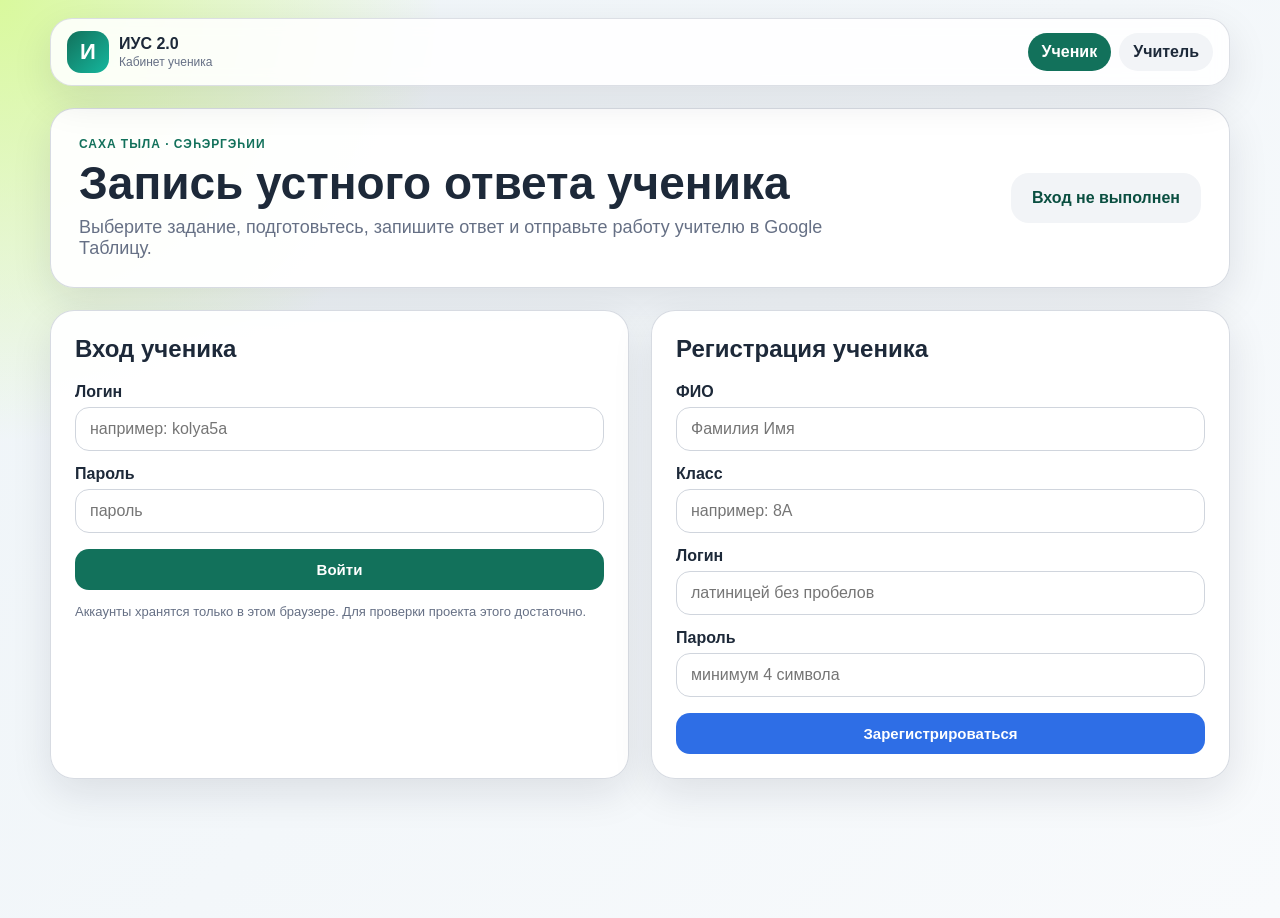
<file: index.html>
<!DOCTYPE html>
<html lang="sah">
<head>
  <meta charset="UTF-8">
  <meta name="viewport" content="width=device-width, initial-scale=1.0">
  <title>ИУС 2.0 — ученик</title>
  <link rel="stylesheet" href="styles.css">
</head>
<body>
<header class="topbar">
  <a class="brand" href="index.html">
    <span class="brand-mark">И</span>
    <span><strong>ИУС 2.0</strong><small>Кабинет ученика</small></span>
  </a>
  <nav class="topnav">
    <a class="active" href="index.html">Ученик</a>
    <a href="expert.html">Учитель</a>
  </nav>
</header>

<main class="container wide">
  <section class="hero-card">
    <div>
      <p class="eyebrow">Саха тыла · сэһэргэһии</p>
      <h1>Запись устного ответа ученика</h1>
      <p class="lead">Выберите задание, подготовьтесь, запишите ответ и отправьте работу учителю в Google Таблицу.</p>
    </div>
    <div class="status-card" id="session-status">Вход не выполнен</div>
  </section>

  <section id="auth-view" class="grid two auth-grid">
    <div class="panel">
      <h2>Вход ученика</h2>
      <label>Логин</label>
      <input id="login-name" type="text" placeholder="например: kolya5a" autocomplete="username">
      <label>Пароль</label>
      <input id="login-password" type="password" placeholder="пароль" autocomplete="current-password">
      <button class="primary full" onclick="loginUser()">Войти</button>
      <p class="hint">Аккаунты хранятся только в этом браузере. Для проверки проекта этого достаточно.</p>
    </div>
    <div class="panel">
      <h2>Регистрация ученика</h2>
      <label>ФИО</label>
      <input id="reg-fullname" type="text" placeholder="Фамилия Имя">
      <label>Класс</label>
      <input id="reg-class" type="text" placeholder="например: 8А">
      <label>Логин</label>
      <input id="reg-login" type="text" placeholder="латиницей без пробелов" autocomplete="username">
      <label>Пароль</label>
      <input id="reg-password" type="password" placeholder="минимум 4 символа" autocomplete="new-password">
      <button class="secondary full" onclick="registerUser()">Зарегистрироваться</button>
    </div>
  </section>

  <section id="student-view" class="hidden">
    <div class="student-head panel compact">
      <div>
        <h2 id="student-title">Кабинет ученика</h2>
        <p class="muted" id="student-subtitle"></p>
      </div>
      <div class="student-actions">
        <button class="ghost" onclick="loadTasks(true)">🔄 Обновить задания</button>
        <button class="ghost" onclick="resetStudentProgress()">Сбросить</button>
        <button class="danger-light" onclick="logout()">Выйти</button>
      </div>
    </div>

    <div id="tabs" class="tabs" role="tablist" aria-label="Задания"></div>

    <div class="grid main-grid">
      <article id="task-content" class="task-box"></article>

      <aside class="controls-box">
        <div class="timer-card">
          <span id="timer-label">Бэлэмнэнии кэмэ</span>
          <strong id="time">01:00</strong>
        </div>
        <div class="buttons stacked">
          <button id="timer-btn" onclick="toggleTimer()">▶ Запустить таймер</button>
          <button id="ready-record-btn" class="ready-btn" onclick="startAnswerNow()">✅ Готов — начать запись</button>
          <button id="record-btn" class="record-off" onclick="toggleRecording()" disabled>🎙 Начать запись</button>
        </div>
        <p id="record-status" class="muted center">Можно ждать таймер или нажать «Готов — начать запись».</p>

        <div id="audio-playback-container" class="hidden result-box">
          <h3>Ответ записан</h3>
          <audio id="audio-playback" controls></audio>
          <label>Комментарий ученика</label>
          <textarea id="student-note" rows="4" placeholder="Комментарий для учителя"></textarea>
          <button id="send-submission-btn" class="primary full" onclick="sendSubmissionToTeacher()">📤 Отправить работу учителю</button>
          <button class="ghost full" onclick="downloadSubmission()">⬇ Скачать JSON запасной вариант</button>
          <p id="apps-script-status" class="hint"></p>
        </div>
      </aside>
    </div>
  </section>
</main>

<div id="toast" class="toast hidden"></div>
<script src="apps-script-config.js"></script>
<script>
const USERS_KEY = 'saha_exam_users_v3_clean';
const SESSION_KEY = 'saha_exam_session_v3_clean';
const APPS_SCRIPT_FALLBACK_MESSAGE = 'Apps Script не настроен. Проверьте apps-script-config.js';

let tasks = [];
let currentTaskId = '1';
let timer = null;
let timeLeft = 60;
let isPreparing = true;
let mediaRecorder = null;
let audioChunks = [];
let currentAudio = null;
let currentUser = null;
let activeStream = null;

const fallbackTasks = [
  {id:'1', tabTitle:'1 сорудах\nАаҕыы', title:'1 сорудах. Тиэкиһи ааҕыы', prepSeconds:60, answerSeconds:120, instruction:'Тиэкиһи болҕойон аах. 1 мүнүүтэ бэлэмнэн.', content:'Саха сылгыта – тымныыны тулуйар дьикти боруода.\n\nСаха сылгыта – аан дойдуга саамай тымныыны тулуйар дьиэ кыыла. Бу сылгылар тоҕус ый устата аһаҕас халлаан анныгар сылдьаллар, сиртэн-буортан астарын булуналлар.'},
  {id:'2', tabTitle:'2 сорудах\nКэпсээһин', title:'2 сорудах. Тиэкиһи кэпсээһин', prepSeconds:60, answerSeconds:180, instruction:'Аахпыт тиэкискин сиһилии кэпсээ.', content:'Кэпсээһин: сүрүн санааны, уратыны, түмүгү кэпсээ.'},
  {id:'3', tabTitle:'3 сорудах\nСэһэргээһии', title:'3 сорудах. Сэһэргээһии', prepSeconds:60, answerSeconds:180, instruction:'Тиэмэттэн биирин талан кэпсээҥ.', content:'1. Хартыынаны ойуулааһын.\n2. Проблемнай тиэмэ: Саха тыла — төрүт тыл.\n3. Олоххо буолбут түгэн.'},
  {id:'4', tabTitle:'4 сорудах\nКэпсэтии', title:'4 сорудах. Ыйытыыларга эппиэттээһин', prepSeconds:0, answerSeconds:180, instruction:'Ыйытыыларга толору хоруйу биэр.', content:'1. Саха тылын хайдах харыстыахха сөбүй?\n2. Оскуола хайдах көмөлөһүөн сөбүй?'}
];

function getAppsScriptUrl() {
  const rawUrl = String(window.APPS_SCRIPT_WEB_APP_URL || '').trim();
  if (!rawUrl) return '';
  return rawUrl.replace(/\/dev(\?.*)?$/, '/exec').replace(/\?.*$/, '');
}
function isAppsScriptConfigured() {
  const url = getAppsScriptUrl();
  return Boolean(url && url.startsWith('https://script.google.com/'));
}
function appsScriptJsonp(action, params = {}) {
  return new Promise((resolve, reject) => {
    if (!isAppsScriptConfigured()) return reject(new Error(APPS_SCRIPT_FALLBACK_MESSAGE));
    const callbackName = 'iusCb_' + Date.now() + '_' + Math.random().toString(36).slice(2);
    const query = new URLSearchParams({ action, callback: callbackName, _: Date.now().toString(), ...params });
    const script = document.createElement('script');
    const cleanup = () => { delete window[callbackName]; script.remove(); };
    window[callbackName] = data => { cleanup(); resolve(data); };
    script.onerror = () => { cleanup(); reject(new Error('Не удалось получить ответ Apps Script')); };
    script.src = getAppsScriptUrl() + '?' + query.toString();
    document.body.appendChild(script);
  });
}
function postToAppsScriptByForm(payload) {
  return new Promise((resolve, reject) => {
    if (!isAppsScriptConfigured()) return reject(new Error(APPS_SCRIPT_FALLBACK_MESSAGE));
    const iframeName = 'iusSubmitFrame_' + Date.now();
    const iframe = document.createElement('iframe');
    iframe.name = iframeName;
    iframe.style.display = 'none';
    const form = document.createElement('form');
    form.method = 'POST';
    form.action = getAppsScriptUrl();
    form.target = iframeName;
    form.enctype = 'application/x-www-form-urlencoded';
    form.style.display = 'none';
    const input = document.createElement('input');
    input.type = 'hidden';
    input.name = 'payload';
    input.value = JSON.stringify(payload);
    form.appendChild(input);
    let finished = false;
    const cleanup = () => setTimeout(() => { form.remove(); iframe.remove(); }, 1000);
    iframe.onload = () => { if (finished) return; finished = true; cleanup(); resolve(); };
    document.body.appendChild(iframe);
    document.body.appendChild(form);
    form.submit();
    setTimeout(() => { if (!finished) { finished = true; cleanup(); resolve(); } }, 4500);
  });
}
async function postAndVerify(payload, workId) {
  await postToAppsScriptByForm(payload);
  for (let i = 0; i < 6; i++) {
    await sleep(1000);
    try {
      const check = await appsScriptJsonp('get', { id: workId });
      if (check && check.ok && check.item) return check.item;
    } catch (e) {}
  }
  throw new Error('Работа не появилась в таблице. Проверьте Apps Script');
}
function sleep(ms) { return new Promise(r => setTimeout(r, ms)); }

function getUsers() { return JSON.parse(localStorage.getItem(USERS_KEY) || '[]'); }
function saveUsers(users) { localStorage.setItem(USERS_KEY, JSON.stringify(users)); }
async function hashPassword(value) {
  if (window.crypto && crypto.subtle) {
    const data = new TextEncoder().encode(value);
    const hash = await crypto.subtle.digest('SHA-256', data);
    return Array.from(new Uint8Array(hash)).map(b => b.toString(16).padStart(2, '0')).join('');
  }
  return btoa(unescape(encodeURIComponent(value)));
}
function makeId(prefix) { return prefix + '-' + Date.now().toString(36) + '-' + Math.random().toString(36).slice(2, 8); }
function showToast(message, type = 'ok') {
  const toast = document.getElementById('toast');
  toast.textContent = message;
  toast.className = 'toast ' + type;
  setTimeout(() => toast.className = 'toast hidden', 3500);
}
async function registerUser() {
  const fullName = document.getElementById('reg-fullname').value.trim();
  const className = document.getElementById('reg-class').value.trim();
  const login = document.getElementById('reg-login').value.trim().toLowerCase();
  const password = document.getElementById('reg-password').value;
  if (!fullName || !className || !login || !password) return showToast('Заполните все поля', 'error');
  if (password.length < 4) return showToast('Пароль минимум 4 символа', 'error');
  const users = getUsers();
  if (users.some(u => u.login === login)) return showToast('Такой логин уже есть', 'error');
  const user = { id: makeId('student'), role:'student', fullName, className, login, passwordHash: await hashPassword(password), createdAt: new Date().toISOString() };
  users.push(user); saveUsers(users);
  localStorage.setItem(SESSION_KEY, JSON.stringify({ userId: user.id }));
  startSession(user);
}
async function loginUser() {
  const login = document.getElementById('login-name').value.trim().toLowerCase();
  const passwordHash = await hashPassword(document.getElementById('login-password').value);
  const user = getUsers().find(u => u.login === login && u.passwordHash === passwordHash && u.role === 'student');
  if (!user) return showToast('Логин или пароль неверный', 'error');
  localStorage.setItem(SESSION_KEY, JSON.stringify({ userId: user.id }));
  startSession(user);
}
function restoreSession() {
  const session = JSON.parse(localStorage.getItem(SESSION_KEY) || 'null');
  if (!session) return;
  const user = getUsers().find(u => u.id === session.userId);
  if (user && user.role === 'student') startSession(user);
}
async function startSession(user) {
  currentUser = user;
  document.getElementById('auth-view').classList.add('hidden');
  document.getElementById('student-view').classList.remove('hidden');
  document.getElementById('session-status').textContent = `${user.fullName} · ${user.className}`;
  document.getElementById('student-title').textContent = `Кабинет ученика: ${user.fullName}`;
  document.getElementById('student-subtitle').textContent = `Класс: ${user.className}. Запишите и отправьте работу учителю.`;
  await loadTasks(false);
  updateAppsScriptStatus();
}
function logout() { localStorage.removeItem(SESSION_KEY); location.reload(); }
async function loadTasks(manual) {
  try {
    if (!isAppsScriptConfigured()) throw new Error(APPS_SCRIPT_FALLBACK_MESSAGE);
    const data = await appsScriptJsonp('listTasks');
    if (!data || !data.ok || !data.tasks || !data.tasks.length) throw new Error(data?.error || 'Задания не найдены');
    tasks = data.tasks;
    if (manual) showToast('Задания обновлены');
  } catch (error) {
    tasks = fallbackTasks;
    if (manual) showToast('Не удалось загрузить задания из таблицы, включены встроенные', 'warn');
  }
  currentTaskId = String(tasks[0]?.id || '1');
  renderTabs();
  renderTask();
}
function renderTabs() {
  const tabs = document.getElementById('tabs');
  tabs.innerHTML = tasks.map(task => `<button class="tab-btn ${String(task.id) === String(currentTaskId) ? 'active' : ''}" onclick="showTask('${escapeAttr(task.id)}')">${escapeHTML(task.tabTitle || task.title).replace(/\n/g, '<br>')}</button>`).join('');
}
function getCurrentTask() { return tasks.find(t => String(t.id) === String(currentTaskId)) || tasks[0] || fallbackTasks[0]; }
function renderTask() {
  const task = getCurrentTask();
  document.getElementById('task-content').innerHTML = `<div class="task-header"><span class="badge">Задание ${escapeHTML(task.id)}</span><h2>${escapeHTML(task.title)}</h2></div><p class="instruction"><em>${escapeHTML(task.instruction)}</em></p><div class="content-body prewrap">${escapeHTML(task.content)}</div>`;
  resetTimerLogic();
}
function showTask(id) { currentTaskId = String(id); renderTabs(); renderTask(); }
function resetTimerLogic() {
  clearInterval(timer); timer = null; stopRecordingIfNeeded(); currentAudio = null;
  const task = getCurrentTask();
  isPreparing = Number(task.prepSeconds || 0) > 0;
  timeLeft = isPreparing ? Number(task.prepSeconds) : Number(task.answerSeconds || 180);
  document.getElementById('timer-btn').innerText = '▶ Запустить таймер';
  document.getElementById('timer-label').innerText = isPreparing ? 'Бэлэмнэнии кэмэ' : 'Хоруйдууруҥ';
  document.getElementById('time').innerText = formatTime(timeLeft);
  document.getElementById('record-btn').disabled = isPreparing;
  document.getElementById('record-btn').innerText = '🎙 Начать запись';
  document.getElementById('record-btn').className = 'record-off';
  const readyBtn = document.getElementById('ready-record-btn');
  readyBtn.classList.toggle('hidden', !isPreparing); readyBtn.disabled = !isPreparing;
  document.getElementById('record-status').textContent = isPreparing ? 'Можно ждать таймер или нажать «Готов — начать запись».' : 'Можно сразу записывать ответ.';
  document.getElementById('audio-playback-container').classList.add('hidden');
  document.getElementById('audio-playback').removeAttribute('src');
  document.getElementById('student-note').value = '';
}
function formatTime(seconds) { const m = Math.floor(seconds / 60).toString().padStart(2,'0'); const s = (seconds % 60).toString().padStart(2,'0'); return `${m}:${s}`; }
function toggleTimer() {
  if (timer) { clearInterval(timer); timer = null; document.getElementById('timer-btn').innerText = '▶ Продолжить таймер'; }
  else { document.getElementById('timer-btn').innerText = '⏸ Остановить таймер'; timer = setInterval(updateTimer, 1000); }
}
function switchToAnswerMode(message) {
  clearInterval(timer); timer = null;
  const task = getCurrentTask();
  isPreparing = false; timeLeft = Number(task.answerSeconds || 180);
  document.getElementById('timer-label').innerText = 'Хоруйдууруҥ';
  document.getElementById('time').innerText = formatTime(timeLeft);
  document.getElementById('record-btn').disabled = false;
  document.getElementById('ready-record-btn').classList.add('hidden');
  document.getElementById('ready-record-btn').disabled = true;
  document.getElementById('record-status').textContent = message || 'Можно записывать ответ.';
}
async function startAnswerNow() {
  switchToAnswerMode('Запускаем запись ответа...');
  const started = await toggleRecording();
  if (started) { document.getElementById('timer-btn').innerText = '⏸ Остановить таймер'; timer = setInterval(updateTimer, 1000); }
  else { document.getElementById('timer-btn').innerText = '▶ Запустить таймер ответа'; }
}
function updateTimer() {
  if (timeLeft <= 0) {
    clearInterval(timer); timer = null;
    if (isPreparing) { showToast('Бэлэмнэнии кэмэ бүттэ!'); switchToAnswerMode('Нажмите кнопку записи и отвечайте вслух.'); }
    else { showToast('Бириэмэ бүттэ!', 'warn'); if (mediaRecorder && mediaRecorder.state === 'recording') stopRecordingIfNeeded(); }
    return;
  }
  timeLeft--; document.getElementById('time').innerText = formatTime(timeLeft);
}
function getSupportedMimeType() { return ['audio/webm;codecs=opus','audio/webm','audio/ogg;codecs=opus','audio/mp4'].find(t => window.MediaRecorder && MediaRecorder.isTypeSupported(t)) || ''; }
async function toggleRecording() {
  const recordBtn = document.getElementById('record-btn');
  if (!navigator.mediaDevices || !navigator.mediaDevices.getUserMedia) { showToast('Браузер не поддерживает микрофон', 'error'); return false; }
  if (recordBtn.classList.contains('record-off')) {
    try {
      audioChunks = [];
      const mimeType = getSupportedMimeType();
      activeStream = await navigator.mediaDevices.getUserMedia({ audio: true });
      mediaRecorder = new MediaRecorder(activeStream, mimeType ? { mimeType } : undefined);
      mediaRecorder.ondataavailable = e => { if (e.data && e.data.size > 0) audioChunks.push(e.data); };
      mediaRecorder.onstop = async () => {
        const type = mediaRecorder.mimeType || 'audio/webm';
        const audioBlob = new Blob(audioChunks, { type });
        const audioUrl = URL.createObjectURL(audioBlob);
        currentAudio = { blob: audioBlob, dataUrl: await blobToDataURL(audioBlob), mimeType: type, size: audioBlob.size };
        document.getElementById('audio-playback').src = audioUrl;
        document.getElementById('audio-playback-container').classList.remove('hidden');
        document.getElementById('record-status').textContent = 'Запись готова. Отправьте работу учителю.';
        stopTracks();
      };
      mediaRecorder.start();
      recordBtn.innerText = '⏹ Остановить запись';
      recordBtn.className = 'record-on';
      document.getElementById('record-status').textContent = 'Идёт запись ответа...';
      return true;
    } catch (error) {
      showToast('Разрешите доступ к микрофону', 'error');
      return false;
    }
  } else { stopRecordingIfNeeded(); return true; }
}
function stopRecordingIfNeeded() { if (mediaRecorder && mediaRecorder.state === 'recording') mediaRecorder.stop(); const b = document.getElementById('record-btn'); if (b) { b.innerText = '🎙 Начать запись'; b.className = 'record-off'; } }
function stopTracks() { if (activeStream) { activeStream.getTracks().forEach(t => t.stop()); activeStream = null; } }
function blobToDataURL(blob) { return new Promise((res, rej) => { const reader = new FileReader(); reader.onloadend = () => res(reader.result); reader.onerror = rej; reader.readAsDataURL(blob); }); }
function collectSubmission() {
  if (!currentAudio) return null;
  const task = getCurrentTask();
  const ext = currentAudio.mimeType.includes('ogg') ? 'ogg' : currentAudio.mimeType.includes('mp4') ? 'm4a' : 'webm';
  return { app:'saha-exam-v2', type:'student-submission', version:4, id:makeId('work'), createdAt:new Date().toISOString(), status:'sent', student:{ id:currentUser.id, fullName:currentUser.fullName, className:currentUser.className, login:currentUser.login }, task:{ id:task.id, title:task.title, instruction:task.instruction }, note:document.getElementById('student-note').value.trim(), audio:{ fileName:`answer-task-${task.id}.${ext}`, mimeType:currentAudio.mimeType, size:currentAudio.size, dataUrl:currentAudio.dataUrl } };
}
async function sendSubmissionToTeacher() {
  if (!currentAudio) return showToast('Сначала запишите ответ', 'error');
  if (!isAppsScriptConfigured()) return showToast(APPS_SCRIPT_FALLBACK_MESSAGE, 'error');
  const btn = document.getElementById('send-submission-btn'); const old = btn.textContent; btn.disabled = true; btn.textContent = 'Отправляем...';
  try {
    const submission = collectSubmission(); submission.sentAt = new Date().toISOString();
    const saved = await postAndVerify({ action:'submit', submission }, submission.id);
    if (saved.status === 'audio_error') showToast('Работа пришла, но аудио с ошибкой: ' + (saved.audioError || ''), 'warn');
    else showToast('Работа отправлена учителю');
    document.getElementById('apps-script-status').textContent = 'Работа есть в Google Таблице. Статус: ' + (saved.status || 'sent');
  } catch (error) { showToast(error.message || 'Не удалось отправить', 'error'); }
  finally { btn.disabled = false; btn.textContent = old; }
}
function downloadSubmission() { const s = collectSubmission(); if (!s) return showToast('Сначала запишите ответ', 'error'); downloadJSON(s, `работа_${currentUser.fullName.replace(/[^А-Яа-яA-Za-z0-9_-]+/g,'_')}_${s.task.id}.json`); }
function downloadJSON(data, filename) { const blob = new Blob([JSON.stringify(data, null, 2)], {type:'application/json;charset=utf-8'}); const url = URL.createObjectURL(blob); const a = document.createElement('a'); a.href=url; a.download=filename; document.body.appendChild(a); a.click(); a.remove(); URL.revokeObjectURL(url); }
function resetStudentProgress() { renderTask(); showToast('Задание сброшено'); }
function updateAppsScriptStatus() { const s = document.getElementById('apps-script-status'); if (s) s.textContent = isAppsScriptConfigured() ? 'Google Таблица подключена.' : 'Google Таблица не настроена.'; }
function escapeHTML(v) { return String(v ?? '').replace(/[&<>'"]/g, ch => ({'&':'&amp;','<':'&lt;','>':'&gt;',"'":'&#39;','"':'&quot;'}[ch])); }
function escapeAttr(v) { return String(v ?? '').replace(/[\\']/g, '\\$&').replace(/</g, '&lt;'); }
restoreSession();
</script>
</body>
</html>
</file>
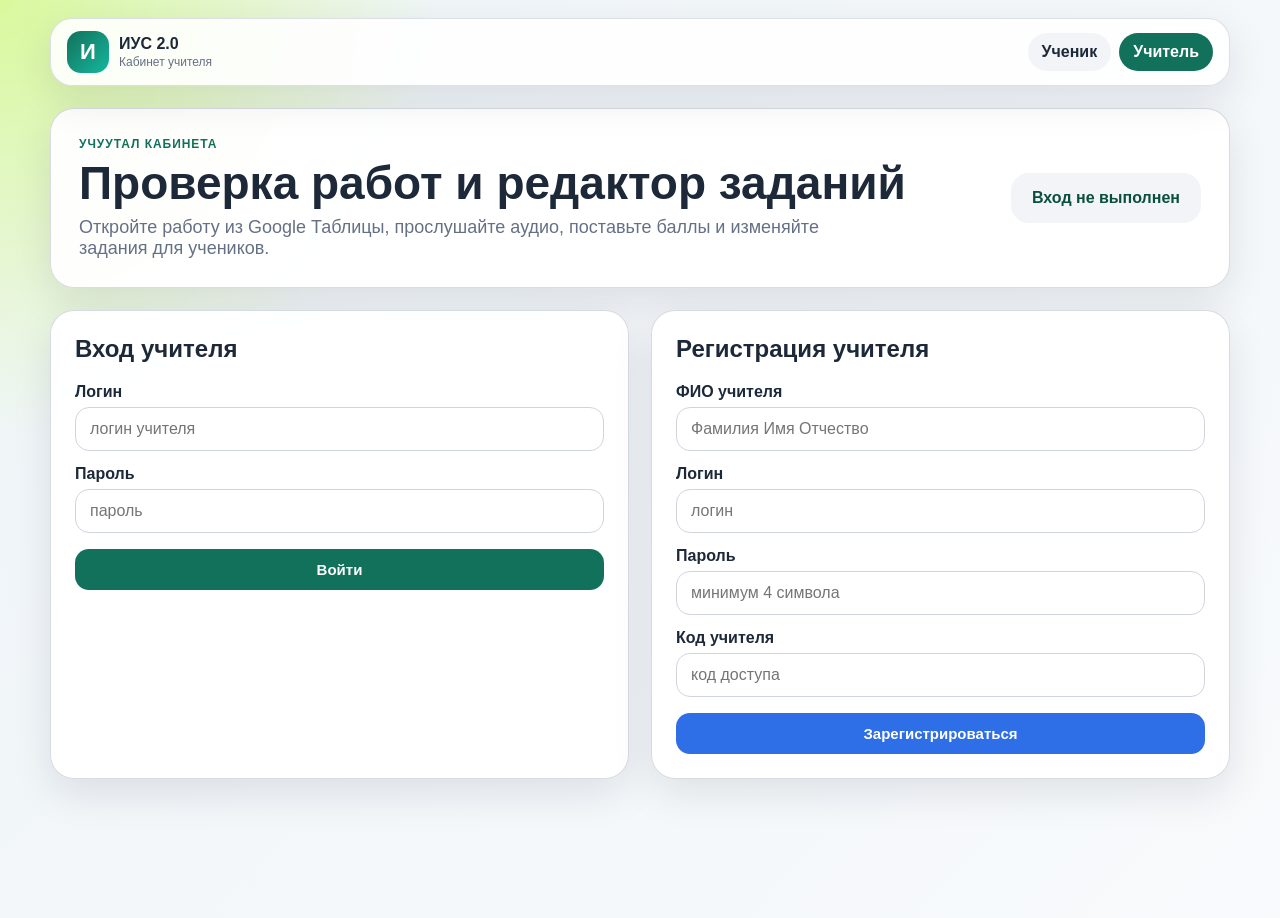
<file: expert.html>
<!DOCTYPE html>
<html lang="sah">
<head>
  <meta charset="UTF-8">
  <meta name="viewport" content="width=device-width, initial-scale=1.0">
  <title>ИУС 2.0 — учитель</title>
  <link rel="stylesheet" href="styles.css">
</head>
<body>
<header class="topbar">
  <a class="brand" href="index.html">
    <span class="brand-mark">И</span>
    <span><strong>ИУС 2.0</strong><small>Кабинет учителя</small></span>
  </a>
  <nav class="topnav">
    <a href="index.html">Ученик</a>
    <a class="active" href="expert.html">Учитель</a>
  </nav>
</header>

<main class="container wide">
  <section class="hero-card">
    <div>
      <p class="eyebrow">Учуутал кабинета</p>
      <h1>Проверка работ и редактор заданий</h1>
      <p class="lead">Откройте работу из Google Таблицы, прослушайте аудио, поставьте баллы и изменяйте задания для учеников.</p>
    </div>
    <div class="status-card" id="session-status">Вход не выполнен</div>
  </section>

  <section id="auth-view" class="grid two auth-grid">
    <div class="panel">
      <h2>Вход учителя</h2>
      <label>Логин</label>
      <input id="login-name" type="text" placeholder="логин учителя" autocomplete="username">
      <label>Пароль</label>
      <input id="login-password" type="password" placeholder="пароль" autocomplete="current-password">
      <button class="primary full" onclick="loginTeacher()">Войти</button>
    </div>
    <div class="panel">
      <h2>Регистрация учителя</h2>
      <label>ФИО учителя</label>
      <input id="reg-fullname" type="text" placeholder="Фамилия Имя Отчество">
      <label>Логин</label>
      <input id="reg-login" type="text" placeholder="логин" autocomplete="username">
      <label>Пароль</label>
      <input id="reg-password" type="password" placeholder="минимум 4 символа" autocomplete="new-password">
      <label>Код учителя</label>
      <input id="reg-teacher-code" type="password" placeholder="код доступа">
      <button class="secondary full" onclick="registerTeacher()">Зарегистрироваться</button>
    </div>
  </section>

  <section id="teacher-view" class="hidden">
    <div class="teacher-head panel compact">
      <div>
        <h2 id="teacher-title">Кабинет учителя</h2>
        <p class="muted">Сначала нажмите «Проверить подключение», затем загрузите работы.</p>
      </div>
      <button class="danger-light" onclick="logout()">Выйти</button>
    </div>

    <div class="grid teacher-grid">
      <aside class="panel no-print">
        <h2>1. Google Таблица</h2>
        <button class="secondary full" onclick="checkConnection()">🔎 Проверить подключение</button>
        <button class="primary full" onclick="loadSubmissions()">🔄 Показать отправленные работы</button>
        <div id="teacher-status" class="hint status-line">Нажмите проверку подключения.</div>
        <div id="submissions-list" class="work-list"></div>

        <h2>2. Аудио</h2>
        <audio id="student-audio" controls class="full-audio"></audio>
        <p id="audio-hint" class="hint">После открытия работы здесь появится запись.</p>

        <h2>3. JSON запасной вариант</h2>
        <label class="file-drop">
          <input id="submission-file" type="file" accept="application/json,.json" onchange="importSubmission(event)">
          <span>⬆ Загрузить JSON-файл ответа</span>
        </label>

        <h2>4. Комментарий учителя</h2>
        <textarea id="teacher-comment" rows="5" placeholder="Замечания, рекомендации"></textarea>
      </aside>

      <section class="panel protocol-panel" id="protocol-print-area">
        <div class="protocol-header">
          <div>
            <p class="eyebrow">Боротокуол</p>
            <h1>Түмүк собеседование сыанабылын боротокуола</h1>
          </div>
          <div class="verdict-card" id="verdict">БАРЫТА ТУРУОРУЛЛА ИЛИК</div>
        </div>

        <div id="import-info" class="result-box hidden"></div>

        <div class="student-form grid three">
          <label>Ученик<input id="student-name" type="text" placeholder="ФИО ученика"></label>
          <label>Класс<input id="student-class" type="text" placeholder="8А"></label>
          <label>Задание<input id="task-title" type="text" placeholder="Задание"></label>
        </div>

        <div id="criteria-list" class="criteria-list"></div>

        <div class="score-footer">
          <div><span>Уопсай балл</span><strong><span id="total-score">0</span> / 16</strong></div>
          <div><span>Дата проверки</span><strong id="check-date"></strong></div>
        </div>

        <div class="print-comment">
          <h3>Комментарий учителя</h3>
          <p id="print-comment-text">—</p>
        </div>

        <div class="buttons no-print protocol-actions">
          <button class="secondary" onclick="saveCheckResult()">💾 Сохранить результат</button>
          <button class="primary" onclick="exportProtocol()">⬇ Скачать протокол</button>
          <button onclick="window.print()">🖨 Печать</button>
        </div>
      </section>
    </div>

    <section class="panel no-print task-editor-panel">
      <h2>Редактор заданий для ученика</h2>
      <p class="muted">Задания сохраняются в лист <strong>tasks</strong> Google Таблицы. После сохранения ученик нажимает «Обновить задания» или Ctrl+F5.</p>
      <div class="grid task-editor-grid">
        <aside>
          <button class="secondary full" onclick="loadTasksForEdit()">🔄 Загрузить задания</button>
          <div id="task-list" class="work-list"></div>
        </aside>
        <div class="editor-form">
          <label>ID задания</label>
          <input id="edit-task-id" type="text" placeholder="1">
          <label>Название вкладки</label>
          <input id="edit-task-tab" type="text" placeholder="1 сорудах / Ааҕыы">
          <label>Полное название</label>
          <input id="edit-task-title" type="text" placeholder="1 сорудах. Тиэкиһи ааҕыы">
          <div class="grid two">
            <label>Подготовка, сек.<input id="edit-task-prep" type="number" min="0" value="60"></label>
            <label>Ответ, сек.<input id="edit-task-answer" type="number" min="10" value="180"></label>
          </div>
          <label>Инструкция</label>
          <textarea id="edit-task-instruction" rows="3"></textarea>
          <label>Текст / вопросы / тема</label>
          <textarea id="edit-task-content" rows="10"></textarea>
          <button class="primary full" onclick="saveTaskFromEditor()">💾 Сохранить задание</button>
          <div id="task-editor-status" class="hint"></div>
        </div>
      </div>
    </section>
  </section>
</main>

<div id="toast" class="toast hidden"></div>
<script src="apps-script-config.js"></script>
<script>
const TEACHER_CODE = 'SAHA2026';
const USERS_KEY = 'saha_exam_users_v3_clean';
const SESSION_KEY = 'saha_exam_session_v3_clean';
const RESULTS_KEY = 'saha_exam_results_v3_clean';
let currentUser = null;
let currentSubmission = null;
let editableTasks = [];

const criteria = [
  { group:'1 сорудах. Тэкиһи ааҕыы (ИЧ)', items:[{code:'ИЧ1',text:'Ааҕыы интонацията сөп түбэһэр',score:1},{code:'ИЧ2',text:'Тэми батыһан сөпкө ааҕыы',score:1}]},
  { group:'2 сорудах. Тэкиһи кэпсээһин (ИП)', items:[{code:'ИП1',text:'Сүрүн санаалары барытын эттэ',score:2},{code:'ИП2',text:'Сыыһа өйдөбүлү киллэрбэтэ',score:1},{code:'ИП3',text:'Цитатаны сөпкө туттубут',score:1},{code:'ИП4',text:'Цитатаны уган кэпсииригэр сыыспыта суох',score:1}]},
  { group:'3 сорудах. Монолог (ИМ)', items:[{code:'ИМ1',text:'Сорудаҕы толордо, 10-тан тахса этии',score:1},{code:'ИМ2',text:'Этиилэр логика өттүнэн сөптөр',score:1},{code:'ИМ3',text:'Тыл арааһын сөпкө туттуу',score:1}]},
  { group:'4 сорудах. Диалог (ИД)', items:[{code:'ИД1',text:'Ыйытыыларга толору хоруйдаата',score:1},{code:'ИД2',text:'Саҥарар култууратын тутуста',score:1}]},
  { group:'Саҥа таба иһиллиитэ уонна грамотноһа (Р)', items:[{code:'Р1',text:'Грамматика сыыһата суох',score:1},{code:'Р2',text:'Тыллары сөпкө туттуу',score:1},{code:'Р3',text:'Орфоэпия сыыһата суох',score:1},{code:'Р4',text:'Тыл ситимэ сөпкө тутуллубут',score:1},{code:'Р5',text:'Саҥарыы тэмигэр сыыһа суох',score:1}]}
];

function getAppsScriptUrl(){ const raw=String(window.APPS_SCRIPT_WEB_APP_URL||'').trim(); return raw ? raw.replace(/\/dev(\?.*)?$/,'/exec').replace(/\?.*$/,'') : ''; }
function isAppsScriptConfigured(){ const url=getAppsScriptUrl(); return Boolean(url && url.startsWith('https://script.google.com/')); }
function appsScriptJsonp(action, params={}){ return new Promise((resolve,reject)=>{ if(!isAppsScriptConfigured()) return reject(new Error('Apps Script не настроен')); const cb='iusCb_'+Date.now()+'_'+Math.random().toString(36).slice(2); const q=new URLSearchParams({action,callback:cb,_:Date.now().toString(),...params}); const s=document.createElement('script'); const cleanup=()=>{delete window[cb];s.remove();}; window[cb]=data=>{cleanup();resolve(data);}; s.onerror=()=>{cleanup();reject(new Error('Не удалось получить ответ Apps Script'));}; s.src=getAppsScriptUrl()+'?'+q.toString(); document.body.appendChild(s); }); }
function postToAppsScriptByForm(payload){ return new Promise((resolve,reject)=>{ if(!isAppsScriptConfigured()) return reject(new Error('Apps Script не настроен')); const iframeName='iusFrame_'+Date.now(); const iframe=document.createElement('iframe'); iframe.name=iframeName; iframe.style.display='none'; const form=document.createElement('form'); form.method='POST'; form.action=getAppsScriptUrl(); form.target=iframeName; form.enctype='application/x-www-form-urlencoded'; form.style.display='none'; const input=document.createElement('input'); input.type='hidden'; input.name='payload'; input.value=JSON.stringify(payload); form.appendChild(input); let done=false; const cleanup=()=>setTimeout(()=>{form.remove();iframe.remove();},1000); iframe.onload=()=>{if(done)return;done=true;cleanup();resolve();}; document.body.appendChild(iframe); document.body.appendChild(form); form.submit(); setTimeout(()=>{if(!done){done=true;cleanup();resolve();}},4500); }); }
function sleep(ms){return new Promise(r=>setTimeout(r,ms));}

function getUsers(){return JSON.parse(localStorage.getItem(USERS_KEY)||'[]');}
function saveUsers(users){localStorage.setItem(USERS_KEY,JSON.stringify(users));}
async function hashPassword(value){ if(window.crypto&&crypto.subtle){ const data=new TextEncoder().encode(value); const hash=await crypto.subtle.digest('SHA-256',data); return Array.from(new Uint8Array(hash)).map(b=>b.toString(16).padStart(2,'0')).join(''); } return btoa(unescape(encodeURIComponent(value))); }
function makeId(prefix){return prefix+'-'+Date.now().toString(36)+'-'+Math.random().toString(36).slice(2,8);}
function showToast(message,type='ok'){const t=document.getElementById('toast');t.textContent=message;t.className='toast '+type;setTimeout(()=>t.className='toast hidden',3500);}
function setStatus(message,type=''){const el=document.getElementById('teacher-status');el.textContent=message;el.className='hint status-line '+type;}
async function registerTeacher(){ const fullName=document.getElementById('reg-fullname').value.trim(); const login=document.getElementById('reg-login').value.trim().toLowerCase(); const password=document.getElementById('reg-password').value; const code=document.getElementById('reg-teacher-code').value.trim(); if(!fullName||!login||!password)return showToast('Заполните все поля','error'); if(password.length<4)return showToast('Пароль минимум 4 символа','error'); if(code!==TEACHER_CODE)return showToast('Неверный код учителя','error'); const users=getUsers(); if(users.some(u=>u.login===login))return showToast('Такой логин уже есть','error'); const user={id:makeId('teacher'),role:'teacher',fullName,login,passwordHash:await hashPassword(password),createdAt:new Date().toISOString()}; users.push(user); saveUsers(users); localStorage.setItem(SESSION_KEY,JSON.stringify({userId:user.id})); startSession(user); }
async function loginTeacher(){ const login=document.getElementById('login-name').value.trim().toLowerCase(); const passwordHash=await hashPassword(document.getElementById('login-password').value); const user=getUsers().find(u=>u.login===login&&u.role==='teacher'&&u.passwordHash===passwordHash); if(!user)return showToast('Логин или пароль неверный','error'); localStorage.setItem(SESSION_KEY,JSON.stringify({userId:user.id})); startSession(user); }
function restoreSession(){const s=JSON.parse(localStorage.getItem(SESSION_KEY)||'null'); if(!s)return; const u=getUsers().find(x=>x.id===s.userId); if(u&&u.role==='teacher') startSession(u);}
function startSession(user){ currentUser=user; document.getElementById('auth-view').classList.add('hidden'); document.getElementById('teacher-view').classList.remove('hidden'); document.getElementById('session-status').textContent=user.fullName; document.getElementById('teacher-title').textContent='Кабинет учителя: '+user.fullName; renderCriteria(); createBlankProtocol(); setDate(); }
function logout(){localStorage.removeItem(SESSION_KEY);location.reload();}
function renderCriteria(){ const list=document.getElementById('criteria-list'); list.innerHTML=criteria.map(g=>`<section class="criteria-group"><h3>${escapeHTML(g.group)}</h3>${g.items.map(item=>`<label class="criterion"><input type="checkbox" class="score" data-code="${item.code}" data-score="${item.score}" onchange="calcTotal()"><span><strong>${item.code}</strong> ${escapeHTML(item.text)}</span><em>${item.score}</em></label>`).join('')}</section>`).join(''); calcTotal(); }
function calcTotal(){ let total=0; document.querySelectorAll('.score').forEach(b=>{if(b.checked)total+=Number(b.dataset.score||0);}); document.getElementById('total-score').textContent=total; const v=document.getElementById('verdict'); if(total>=10){v.textContent='ЗАЧЁТ 🎉';v.className='verdict-card ok';} else if(total===0){v.textContent='БАРЫТА ТУРУОРУЛЛА ИЛИК';v.className='verdict-card';} else {v.textContent='НЕЗАЧЁТ ❌';v.className='verdict-card bad';} refreshProtocol(); }
function setDate(){document.getElementById('check-date').textContent=new Date().toLocaleDateString('ru-RU');}
function refreshProtocol(){ setDate(); const c=document.getElementById('teacher-comment').value.trim(); document.getElementById('print-comment-text').textContent=c||'—'; }
document.addEventListener('input', e=>{if(e.target&&e.target.id==='teacher-comment')refreshProtocol();});
async function checkConnection(){ setStatus('Проверяем...'); try{ const data=await appsScriptJsonp('diagnose'); if(!data||!data.ok)throw new Error(data?.error||'Ошибка'); const d=data.diagnose||{}; setStatus(`Подключено. works: ${d.worksSheet?'да':'нет'}, tasks: ${d.tasksSheet?'да':'нет'}, Drive: ${d.drive?'да':'нет'}.`, d.drive?'':'warn'); showToast('Подключение проверено'); }catch(e){setStatus('Ошибка подключения: '+(e.message||e),'error');} }
async function loadSubmissions(){ const list=document.getElementById('submissions-list'); list.innerHTML=''; setStatus('Загружаем работы...'); try{ const data=await appsScriptJsonp('list',{limit:'50'}); if(!data||!data.ok)throw new Error(data?.error||'Ошибка'); const items=data.items||[]; if(!items.length){setStatus('Пока нет отправленных работ.');return;} setStatus('Найдено работ: '+items.length); list.innerHTML=items.map(item=>`<div class="work-card"><strong>${escapeHTML(item.student?.fullName||'Без имени')}</strong><span>${escapeHTML(item.student?.className||'—')} · ${escapeHTML(item.task?.title||'Задание')} · ${formatDateTime(item.sentAt)}</span><em>${escapeHTML(item.status||'sent')}</em>${item.audioError?`<small class="error-text">Ошибка аудио: ${escapeHTML(item.audioError)}</small>`:''}<button class="ghost full" onclick="openSubmission('${escapeAttr(item.id)}')">Открыть работу</button></div>`).join(''); }catch(e){setStatus('Не удалось загрузить работы: '+(e.message||e),'error');} }
async function openSubmission(id){ try{ const data=await appsScriptJsonp('get',{id}); if(!data||!data.ok||!data.item)throw new Error(data?.error||'Работа не найдена'); const item=data.item; item.appsScriptId=id; applySubmissionData(item,'Работа из общей Google Таблицы'); await loadAudioForSubmission(item); }catch(e){showToast('Не удалось открыть работу: '+(e.message||e),'error');} }
async function loadAudioForSubmission(item){ const audio=document.getElementById('student-audio'); const hint=document.getElementById('audio-hint'); audio.removeAttribute('src'); if(!item.audio||!item.audio.fileId){hint.textContent='У работы нет audioFileId. '+(item.audioError||''); return;} hint.textContent='Загружаем аудио из Google Drive...'; try{ const response=await appsScriptJsonp('getAudio',{id:item.id}); if(response&&response.ok&&response.dataUrl){audio.src=response.dataUrl; hint.textContent='Аудио загружено. Нажмите Play.'; return;} throw new Error(response?.error||'Не удалось получить аудио'); }catch(e){ hint.textContent='Не удалось загрузить аудио через Apps Script. Пробуем прямую ссылку Drive.'; if(item.audio.directUrl){ audio.src=item.audio.directUrl; } showToast('Проверьте доступ DriveApp или audioFileId','warn'); } }
function applySubmissionData(data,source){ currentSubmission=data; document.getElementById('student-name').value=data.student?.fullName||''; document.getElementById('student-class').value=data.student?.className||''; document.getElementById('task-title').value=data.task?.title||''; const box=document.getElementById('import-info'); box.classList.remove('hidden'); box.textContent=[source,`Ученик: ${data.student?.fullName||'—'}`,`Класс: ${data.student?.className||'—'}`,`Задание: ${data.task?.title||'—'}`,`Отправлено: ${formatDateTime(data.sentAt||data.createdAt)}`,`Комментарий ученика: ${data.note||'—'}`,data.audioError?`Ошибка аудио: ${data.audioError}`:''].filter(Boolean).join('\n'); clearScores(); refreshProtocol(); }
function importSubmission(event){ const file=event.target.files[0]; if(!file)return; const r=new FileReader(); r.onload=()=>{try{const data=JSON.parse(r.result); applySubmissionData(data,'Работа из JSON-файла'); const audio=document.getElementById('student-audio'); if(data.audio?.dataUrl){audio.src=data.audio.dataUrl; document.getElementById('audio-hint').textContent='Аудио из JSON загружено.';} }catch(e){showToast('Не удалось прочитать JSON','error');}}; r.readAsText(file,'utf-8'); }
function createBlankProtocol(){ currentSubmission=null; document.getElementById('student-name').value=''; document.getElementById('student-class').value=''; document.getElementById('task-title').value=''; document.getElementById('student-audio').removeAttribute('src'); document.getElementById('audio-hint').textContent='После открытия работы здесь появится запись.'; document.getElementById('import-info').classList.add('hidden'); document.getElementById('teacher-comment').value=''; clearScores(); refreshProtocol(); }
function clearScores(){document.querySelectorAll('.score').forEach(b=>b.checked=false); calcTotal();}
function collectResult(){ const selected=Array.from(document.querySelectorAll('.score')).filter(b=>b.checked).map(b=>({code:b.dataset.code,score:Number(b.dataset.score)})); const total=selected.reduce((s,i)=>s+i.score,0); return {app:'saha-exam-v2',type:'teacher-result',id:makeId('result'),checkedAt:new Date().toISOString(),teacher:{id:currentUser.id,fullName:currentUser.fullName,login:currentUser.login},student:{fullName:document.getElementById('student-name').value.trim(),className:document.getElementById('student-class').value.trim()},taskTitle:document.getElementById('task-title').value.trim(),selected,total,maxTotal:16,verdict:total>=10?'ЗАЧЁТ':'НЕЗАЧЁТ',teacherComment:document.getElementById('teacher-comment').value.trim(),sourceAppsScriptId:currentSubmission?.appsScriptId||currentSubmission?.id||null}; }
async function saveCheckResult(){ const result=collectResult(); if(!result.student.fullName)return showToast('Укажите ФИО ученика','error'); localStorage.setItem(RESULTS_KEY,JSON.stringify([result,...JSON.parse(localStorage.getItem(RESULTS_KEY)||'[]')].slice(0,50))); if(result.sourceAppsScriptId&&isAppsScriptConfigured()){ try{ await postToAppsScriptByForm({action:'saveResult',submissionId:result.sourceAppsScriptId,result}); showToast('Результат сохранён'); loadSubmissions(); return; }catch(e){showToast('Сохранено в браузере, но не в таблице','warn');return;} } showToast('Результат сохранён в браузере'); }
function exportProtocol(){ const result=collectResult(); if(!result.student.fullName)return showToast('Укажите ФИО ученика','error'); const html=`<!DOCTYPE html><html><head><meta charset="UTF-8"><title>Протокол</title><style>body{font-family:Arial;padding:30px;line-height:1.5}table{width:100%;border-collapse:collapse}td,th{border:1px solid #999;padding:7px}.total{font-size:22px;font-weight:bold}</style></head><body><h1>Түмүк собеседование сыанабылын боротокуола</h1><p><b>Ученик:</b> ${escapeHTML(result.student.fullName)}</p><p><b>Класс:</b> ${escapeHTML(result.student.className||'—')}</p><p><b>Задание:</b> ${escapeHTML(result.taskTitle||'—')}</p><p><b>Учитель:</b> ${escapeHTML(result.teacher.fullName)}</p><table><tr><th>Критерий</th><th>Балл</th></tr>${criteria.flatMap(g=>g.items).map(item=>`<tr><td>${item.code} — ${escapeHTML(item.text)}</td><td>${result.selected.find(s=>s.code===item.code)?item.score:0}</td></tr>`).join('')}</table><p class="total">Итого: ${result.total} / 16</p><h2>${result.verdict}</h2><h3>Комментарий</h3><p>${escapeHTML(result.teacherComment||'—')}</p></body></html>`; downloadFile(html,`протокол_${(result.student.fullName||'student').replace(/[^А-Яа-яA-Za-z0-9_-]+/g,'_')}.html`,'text/html;charset=utf-8'); }
function downloadFile(content,filename,type){const blob=new Blob([content],{type}); const url=URL.createObjectURL(blob); const a=document.createElement('a'); a.href=url; a.download=filename; document.body.appendChild(a); a.click(); a.remove(); URL.revokeObjectURL(url);}
async function loadTasksForEdit(){ const box=document.getElementById('task-list'); box.innerHTML='Загружаем...'; try{ const data=await appsScriptJsonp('listTasks'); if(!data||!data.ok)throw new Error(data?.error||'Ошибка'); editableTasks=data.tasks||[]; box.innerHTML=editableTasks.map(t=>`<div class="work-card"><strong>${escapeHTML(t.id)}. ${escapeHTML(t.title)}</strong><span>${escapeHTML(t.tabTitle||'')}</span><button class="ghost full" onclick="editTask('${escapeAttr(t.id)}')">Редактировать</button></div>`).join(''); if(editableTasks[0]) editTask(editableTasks[0].id); }catch(e){box.innerHTML='<p class="error-text">Не удалось загрузить задания: '+escapeHTML(e.message||e)+'</p>';} }
function editTask(id){ const t=editableTasks.find(x=>String(x.id)===String(id)); if(!t)return; document.getElementById('edit-task-id').value=t.id; document.getElementById('edit-task-tab').value=t.tabTitle||''; document.getElementById('edit-task-title').value=t.title||''; document.getElementById('edit-task-prep').value=t.prepSeconds||0; document.getElementById('edit-task-answer').value=t.answerSeconds||180; document.getElementById('edit-task-instruction').value=t.instruction||''; document.getElementById('edit-task-content').value=t.content||''; }
async function saveTaskFromEditor(){ const status=document.getElementById('task-editor-status'); const task={id:document.getElementById('edit-task-id').value.trim(),tabTitle:document.getElementById('edit-task-tab').value.trim(),title:document.getElementById('edit-task-title').value.trim(),prepSeconds:Number(document.getElementById('edit-task-prep').value||0),answerSeconds:Number(document.getElementById('edit-task-answer').value||180),instruction:document.getElementById('edit-task-instruction').value,content:document.getElementById('edit-task-content').value}; if(!task.id||!task.title)return showToast('Заполните ID и название','error'); status.textContent='Сохраняем...'; try{ await postToAppsScriptByForm({action:'saveTask',task}); await sleep(1200); status.textContent='Задание сохранено. Ученик должен обновить задания.'; showToast('Задание сохранено'); loadTasksForEdit(); }catch(e){status.textContent='Ошибка: '+(e.message||e); showToast('Не удалось сохранить задание','error');} }
function formatDateTime(v){if(!v)return'—'; try{return new Date(v).toLocaleString('ru-RU');}catch(e){return'—';}}
function escapeHTML(v){return String(v??'').replace(/[&<>'"]/g,ch=>({'&':'&amp;','<':'&lt;','>':'&gt;',"'":'&#39;','"':'&quot;'}[ch]));}
function escapeAttr(v){return String(v??'').replace(/[\\']/g,'\\$&').replace(/</g,'&lt;');}
restoreSession();
</script>
</body>
</html>
</file>
<file: styles.css>
:root {
  --bg: #eef4f8;
  --card: #ffffff;
  --text: #1d2939;
  --muted: #667085;
  --line: #d0d5dd;
  --primary: #12715b;
  --primary-dark: #0b4f41;
  --secondary: #2e6ee6;
  --danger: #d92d20;
  --warning: #f79009;
  --ok-bg: #ecfdf3;
  --bad-bg: #fef3f2;
  --shadow: 0 14px 40px rgba(16, 24, 40, 0.10);
}
* { box-sizing: border-box; }
body {
  margin: 0;
  font-family: Arial, "Noto Sans", sans-serif;
  background: radial-gradient(circle at top left, #d9f99d 0, transparent 28%), linear-gradient(135deg, #eef4f8 0%, #f8fafc 100%);
  color: var(--text);
  min-height: 100vh;
}
a { color: var(--secondary); text-decoration: none; }
a:hover { text-decoration: underline; }
.topbar {
  width: min(1180px, calc(100% - 32px));
  margin: 18px auto 0;
  display: flex;
  justify-content: space-between;
  align-items: center;
  gap: 16px;
  background: rgba(255,255,255,0.88);
  backdrop-filter: blur(8px);
  border: 1px solid rgba(208,213,221,0.75);
  border-radius: 22px;
  padding: 12px 16px;
  box-shadow: var(--shadow);
}
.brand { display: inline-flex; align-items: center; gap: 10px; color: var(--text); }
.brand:hover { text-decoration: none; }
.brand-mark { width: 42px; height: 42px; border-radius: 14px; background: linear-gradient(135deg, var(--primary), #15b79e); color: white; display: grid; place-items: center; font-weight: 800; font-size: 22px; }
.brand small { display: block; color: var(--muted); font-size: 12px; margin-top: 2px; }
.topnav { display: flex; gap: 8px; flex-wrap: wrap; justify-content: flex-end; }
.topnav a { color: var(--text); padding: 10px 14px; border-radius: 999px; background: #f2f4f7; font-weight: 700; }
.topnav a.active, .topnav a:hover { background: var(--primary); color: white; text-decoration: none; }
.container { width: min(1180px, calc(100% - 32px)); margin: 22px auto 40px; }
.container.wide { max-width: 1180px; }
.hero-card, .panel, .task-box, .controls-box { background: rgba(255,255,255,0.95); border: 1px solid rgba(208,213,221,0.85); border-radius: 24px; box-shadow: var(--shadow); }
.hero-card { padding: 28px; display: flex; justify-content: space-between; align-items: center; gap: 24px; margin-bottom: 22px; }
.eyebrow { margin: 0 0 8px; color: var(--primary); text-transform: uppercase; letter-spacing: .08em; font-size: 12px; font-weight: 800; }
h1, h2, h3 { color: #1d2939; }
h1 { margin: 0 0 10px; font-size: clamp(28px, 4vw, 46px); line-height: 1.05; }
h2 { margin-top: 0; }
.lead { color: var(--muted); font-size: 18px; margin: 0; max-width: 760px; }
.muted, .hint { color: var(--muted); }
.hint { font-size: 13px; line-height: 1.45; }
.center { text-align: center; }
.status-card { min-width: 190px; padding: 16px; background: #f2f4f7; border-radius: 18px; text-align: center; font-weight: 800; color: var(--primary-dark); }
.grid { display: grid; gap: 22px; }
.grid.two { grid-template-columns: repeat(2, minmax(0, 1fr)); }
.grid.three { grid-template-columns: repeat(3, minmax(0, 1fr)); }
.main-grid { grid-template-columns: minmax(0, 1fr) 360px; align-items: start; }
.teacher-grid { grid-template-columns: 360px minmax(0, 1fr); align-items: start; }
.task-editor-grid { grid-template-columns: 340px minmax(0, 1fr); align-items: start; }
.panel { padding: 24px; }
.panel.compact { display: flex; justify-content: space-between; align-items: center; gap: 16px; margin-bottom: 22px; }
label { display: block; margin: 14px 0 6px; font-weight: 700; }
input, select, textarea { width: 100%; border: 1px solid var(--line); border-radius: 14px; padding: 12px 14px; font: inherit; background: white; color: var(--text); }
textarea { resize: vertical; }
input:focus, select:focus, textarea:focus { outline: 3px solid rgba(18,113,91,.16); border-color: var(--primary); }
button, .button-link { border: 0; border-radius: 14px; padding: 12px 18px; cursor: pointer; font-weight: 800; font-size: 15px; background: #e4e7ec; color: var(--text); transition: transform .08s ease, filter .15s ease; text-align: center; display: inline-block; }
button:hover, .button-link:hover { filter: brightness(.98); text-decoration: none; }
button:active { transform: translateY(1px); }
button:disabled { background: #d0d5dd !important; color: #667085 !important; cursor: not-allowed; }
button.primary, .button-link.primary { background: var(--primary); color: white; }
button.secondary, .button-link.secondary { background: var(--secondary); color: white; }
button.ghost { background: #f2f4f7; color: #344054; }
button.danger-light { background: #fee4e2; color: var(--danger); }
.full { width: 100%; margin-top: 16px; }
.buttons { display: flex; gap: 12px; justify-content: center; flex-wrap: wrap; }
.buttons.stacked { flex-direction: column; }
.hidden { display: none !important; }
.auth-grid { align-items: stretch; }
.tabs { display: grid; grid-template-columns: repeat(4, minmax(0, 1fr)); gap: 10px; margin-bottom: 18px; }
.tab-btn { padding: 14px 10px; border-radius: 18px; background: #e4e7ec; text-align: center; white-space: normal; line-height: 1.25; }
.tab-btn.active { background: var(--primary); color: white; }
.task-box { padding: 28px; min-height: 420px; line-height: 1.75; }
.task-header { display: flex; gap: 14px; align-items: center; flex-wrap: wrap; }
.badge { display: inline-flex; padding: 6px 10px; border-radius: 999px; background: #d1fadf; color: var(--primary-dark); font-weight: 800; font-size: 13px; }
.instruction { color: #344054; border-left: 5px solid var(--secondary); padding: 14px 16px; background: #f8fbff; border-radius: 12px; }
.content-body { margin-top: 20px; font-size: 1.12em; line-height: 1.7; }
.prewrap { white-space: pre-wrap; }
.controls-box { padding: 22px; position: sticky; top: 16px; }
.timer-card { display: grid; place-items: center; gap: 8px; background: #f8fafc; border: 1px solid var(--line); border-radius: 20px; padding: 20px; margin-bottom: 16px; }
.timer-card span { color: var(--muted); font-weight: 700; }
.timer-card strong { color: var(--danger); font-size: 44px; letter-spacing: .03em; }
.record-off { background: var(--danger); color: white; }
.record-on { background: #b42318; color: white; animation: blink 1s infinite; }
.ready-btn { background: #fef0c7; color: #93370d; }
.result-box { margin-top: 18px; background: #f8fafc; padding: 16px; border-radius: 18px; border: 1px dashed var(--primary); white-space: pre-wrap; }
audio { width: 100%; margin: 10px 0; }
.full-audio { margin-top: 0; }
.file-drop { display: grid; place-items: center; min-height: 118px; border: 2px dashed var(--secondary); border-radius: 18px; background: #eff6ff; color: var(--secondary); text-align: center; cursor: pointer; margin: 12px 0 16px; }
.file-drop input { display: none; }
.file-drop span { font-weight: 800; }
.protocol-panel { padding: 26px; }
.protocol-header { display: flex; justify-content: space-between; gap: 18px; align-items: flex-start; border-bottom: 1px solid var(--line); padding-bottom: 18px; margin-bottom: 18px; }
.protocol-header h1 { font-size: clamp(22px, 3vw, 34px); }
.verdict-card { min-width: 180px; padding: 14px; border-radius: 18px; background: #f2f4f7; color: var(--muted); text-align: center; font-weight: 900; }
.verdict-card.ok { background: var(--ok-bg); color: var(--primary); }
.verdict-card.bad { background: var(--bad-bg); color: var(--danger); }
.student-form label { margin: 0; }
.student-form input { margin-top: 6px; }
.criteria-list { margin-top: 24px; }
.criteria-group { padding: 16px; border: 1px solid var(--line); border-radius: 18px; margin-bottom: 14px; background: #fcfcfd; }
.criteria-group h3 { margin: 0 0 10px; }
.criterion { display: grid; grid-template-columns: 26px 1fr auto; align-items: center; gap: 10px; margin: 0; padding: 9px 0; border-top: 1px solid #edf0f4; font-weight: 500; }
.criterion:first-of-type { border-top: 0; }
.criterion input { width: 18px; height: 18px; }
.criterion em { color: var(--muted); font-style: normal; font-weight: 800; }
.score-footer { display: flex; justify-content: space-between; gap: 14px; background: #f8fafc; border-radius: 20px; padding: 18px; margin-top: 18px; }
.score-footer span { display: block; color: var(--muted); }
.score-footer strong { font-size: 24px; }
.print-comment { margin-top: 18px; padding: 16px; border-radius: 18px; border: 1px solid var(--line); }
.protocol-actions { margin-top: 18px; justify-content: flex-start; }
.work-list { display: grid; gap: 10px; margin-top: 14px; }
.work-card { display: grid; gap: 6px; padding: 12px; border: 1px solid var(--line); border-radius: 14px; background: #fcfcfd; }
.work-card span, .work-card small { color: var(--muted); font-size: 13px; }
.work-card em { color: var(--primary); font-style: normal; font-weight: 800; font-size: 13px; }
.status-line { margin-top: 12px; padding: 10px 12px; border-radius: 12px; background: #f8fafc; }
.status-line.error, .error-text { color: var(--danger); }
.status-line.warn { color: #93370d; background: #fffaeb; }
.task-editor-panel { margin-top: 22px; }
.editor-form { background: #f8fafc; border: 1px solid var(--line); border-radius: 18px; padding: 18px; }
.toast { position: fixed; right: 20px; bottom: 20px; max-width: min(420px, calc(100% - 40px)); padding: 14px 18px; border-radius: 16px; box-shadow: var(--shadow); background: var(--primary); color: white; font-weight: 800; z-index: 1000; }
.toast.error { background: var(--danger); }
.toast.warn { background: var(--warning); color: #111; }
@keyframes blink { 0%{opacity:1} 50%{opacity:.58} 100%{opacity:1} }
@media (max-width: 900px) {
  .topbar, .hero-card, .panel.compact { flex-direction: column; align-items: stretch; }
  .grid.two, .grid.three, .main-grid, .teacher-grid, .task-editor-grid { grid-template-columns: 1fr; }
  .controls-box { position: static; }
  .tabs { grid-template-columns: repeat(2, minmax(0, 1fr)); }
  .protocol-header, .score-footer { flex-direction: column; }
}
@media (max-width: 560px) {
  .topbar, .container { width: min(100% - 18px, 1180px); }
  .hero-card, .panel, .task-box, .controls-box { border-radius: 18px; padding: 18px; }
  .timer-card strong { font-size: 36px; }
  .tabs { grid-template-columns: 1fr; }
  .topnav a { width: 100%; text-align: center; }
}
@media print {
  body { background: white; }
  .topbar, .hero-card, .no-print, .teacher-head, #auth-view, .toast { display: none !important; }
  .container { width: 100%; margin: 0; }
  .teacher-grid { display: block; }
  .protocol-panel { box-shadow: none; border: 0; padding: 0; }
  .criterion { break-inside: avoid; }
}
</file>
